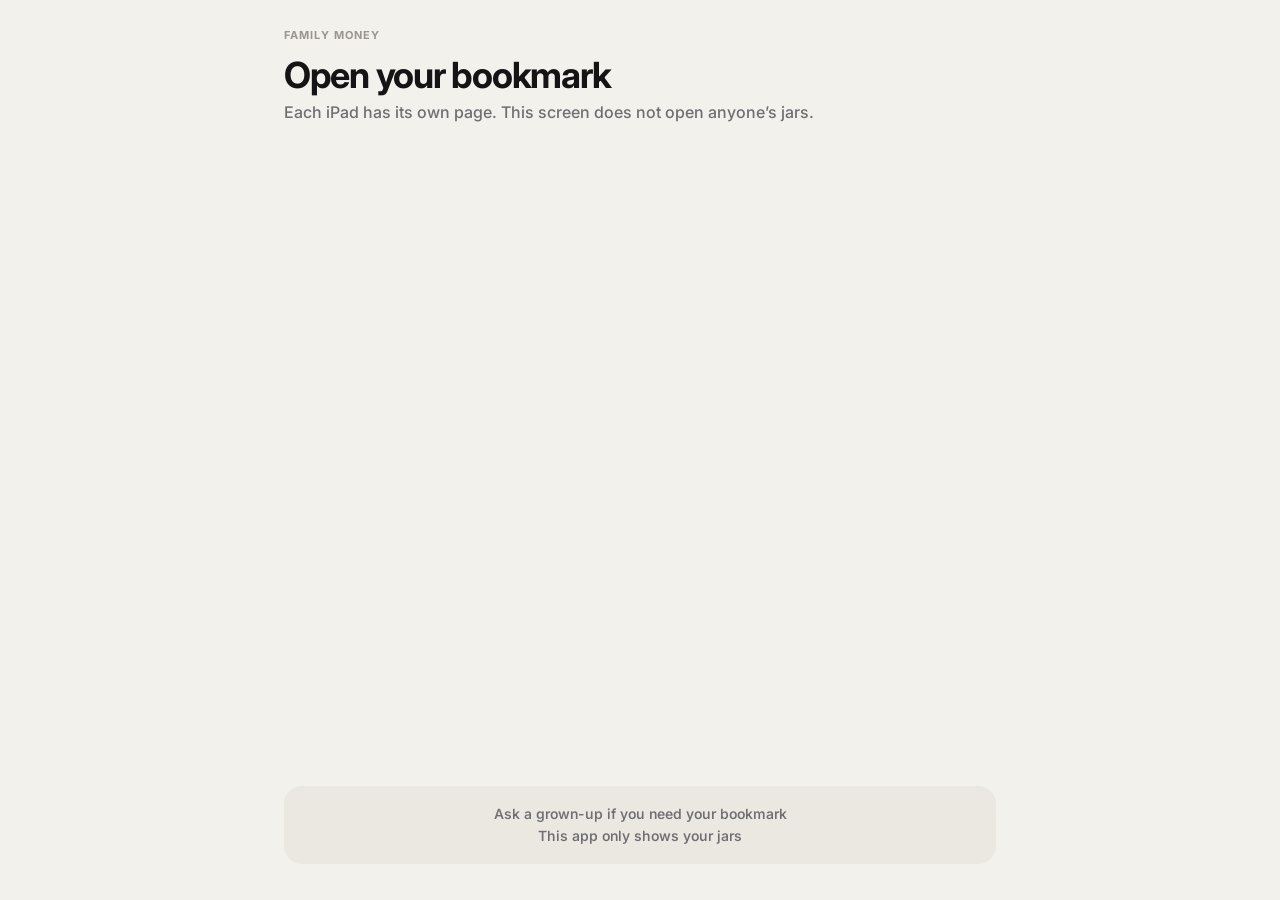
<file: index.html>
<!DOCTYPE html>
<html lang="en">
<head>
  <meta charset="utf-8" />
  <meta name="viewport" content="width=device-width, initial-scale=1, viewport-fit=cover" />
  <meta name="apple-mobile-web-app-capable" content="yes" />
  <meta name="apple-mobile-web-app-status-bar-style" content="default" />
  <meta name="apple-mobile-web-app-title" content="Family Money" />
  <meta name="theme-color" content="#F3F1EC" />
  <title>Family Money</title>
  <link rel="stylesheet" href="styles.css" />
</head>
<body>
  <div class="phone">
    <div class="brand">Family money</div>
    <h1>Open your bookmark</h1>
    <p class="sub">Each iPad has its own page. This screen does not open anyone’s jars.</p>
    <div class="footer-note">
      <p>Ask a grown-up if you need your bookmark</p>
      <p>This app only shows your jars</p>
    </div>
  </div>
</body>
</html>
</file>
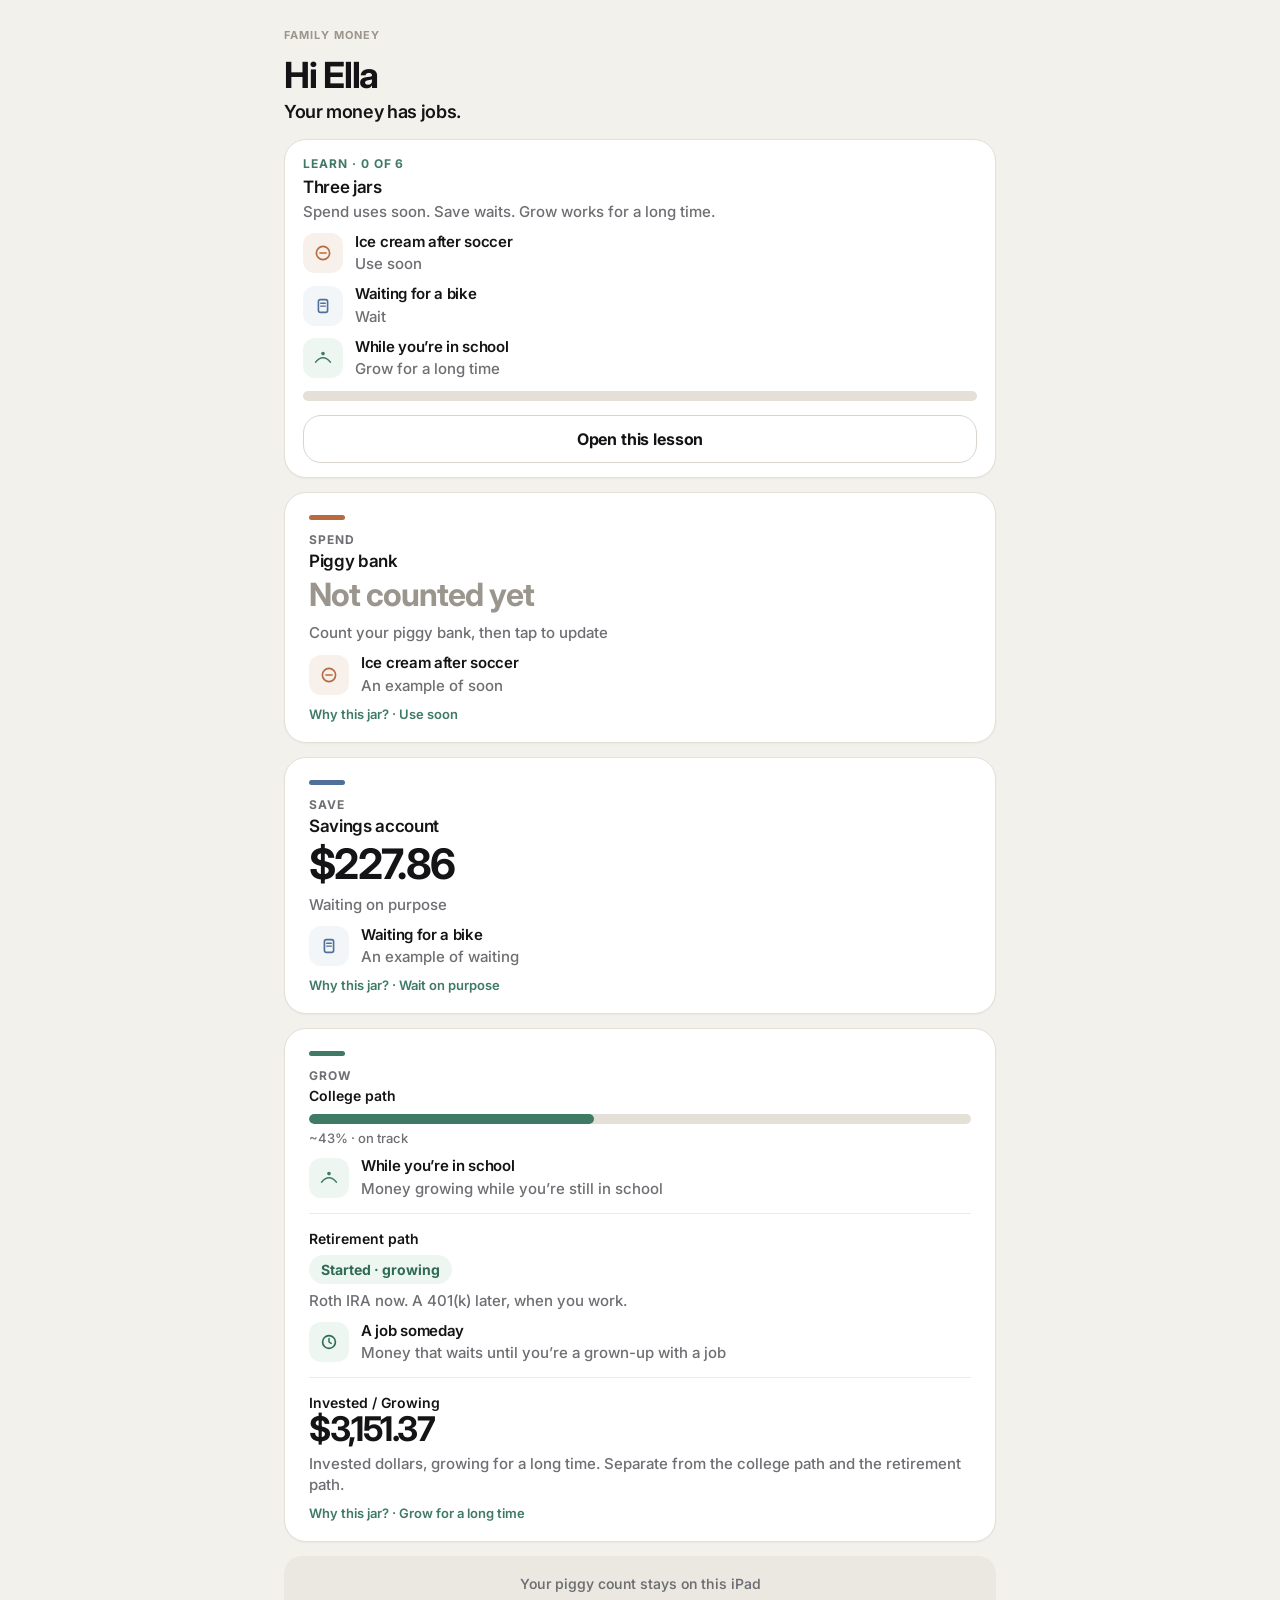
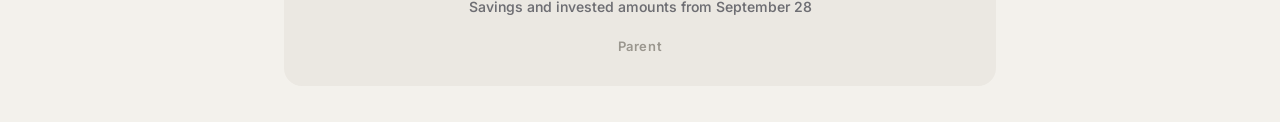
<file: ella/index.html>
<!DOCTYPE html>
<html lang="en">
<head>
  <meta charset="utf-8" />
  <meta name="viewport" content="width=device-width, initial-scale=1, viewport-fit=cover" />
  <meta name="apple-mobile-web-app-capable" content="yes" />
  <meta name="apple-mobile-web-app-status-bar-style" content="default" />
  <meta name="apple-mobile-web-app-title" content="Ella" />
  <meta name="theme-color" content="#F3F1EC" />
  <title>Ella · Family Money</title>
  <link rel="stylesheet" href="../styles.css" />
</head>
<body>
  <div id="app"></div>
  <script id="kid-data" type="application/json">
{
  "id": "ella",
  "name": "Ella",
  "spend": {
    "blurb": "Cash at home, for soon",
    "emptyHint": "Count your piggy bank, then tap to update",
    "prompt": "How much is in your piggy?",
    "why": "Use soon",
    "tip": "Spend’s job is money you use soon — the cash in your piggy. Picture ice cream after soccer. Count it, then slide: brown is ready now, blue can wait for something like a bike. Waiting is a choice, not a punishment.",
    "whyBody": [
      "This jar’s job is use soon. The number is the cash you counted at home.",
      "It should match what you can hold. It is separate from your savings account."
    ]
  },
  "save": {
    "balance": 227.86,
    "blurbHome": "Waiting on purpose",
    "blurbDetail": "Your savings account — money that waits",
    "why": "Wait on purpose",
    "tip": "Save’s job is to wait for something you want later, like a bike. Waiting isn’t a punishment. This number is your savings account — you can trust it. It does not buy things today.",
    "whyBody": [
      "This number is your savings account. It matches money that is waiting, not cash in your piggy.",
      "It does not buy things today. A grown-up helps if the number should change."
    ]
  },
  "grow": {
    "why": "Grow for a long time",
    "tip": "Grow’s job is a long time, not today. College path: money growing while you’re still in school. Grown-ups help, and it is not only your job. Retirement path: money that waits until you’re a grown-up with a job. Your Roth IRA is growing now, and a 401(k) comes later, when you work. You see the paths, not those dollar totals.",
    "whyBody": [
      "College path is for school later. Retirement path is for when you are much older. Grown-ups help with both.",
      "We don’t compare this jar with friends or anyone else. Knowing the jobs is the idea."
    ],
    "brokerage": {
      "balance": 3151.37,
      "blurb": "Invested dollars, growing for a long time. Separate from the college path and the retirement path."
    },
    "college": {
      "pct": 43,
      "rings": ["on", "mid", "", ""],
      "sub": "Growing for college",
      "path": "on track"
    },
    "retirement": {
      "label": "Retirement path",
      "state": "Started · growing",
      "sub": "Growing for when you’re older",
      "home": "Roth IRA now. A 401(k) later, when you work.",
      "blurb": "Your Roth IRA is growing now. A 401(k) is for later, when you have a job. Grown-ups help. This line shows the path, never a dollar total."
    }
  }
}
  </script>
  <script src="../app.js"></script>
</body>
</html>
</file>
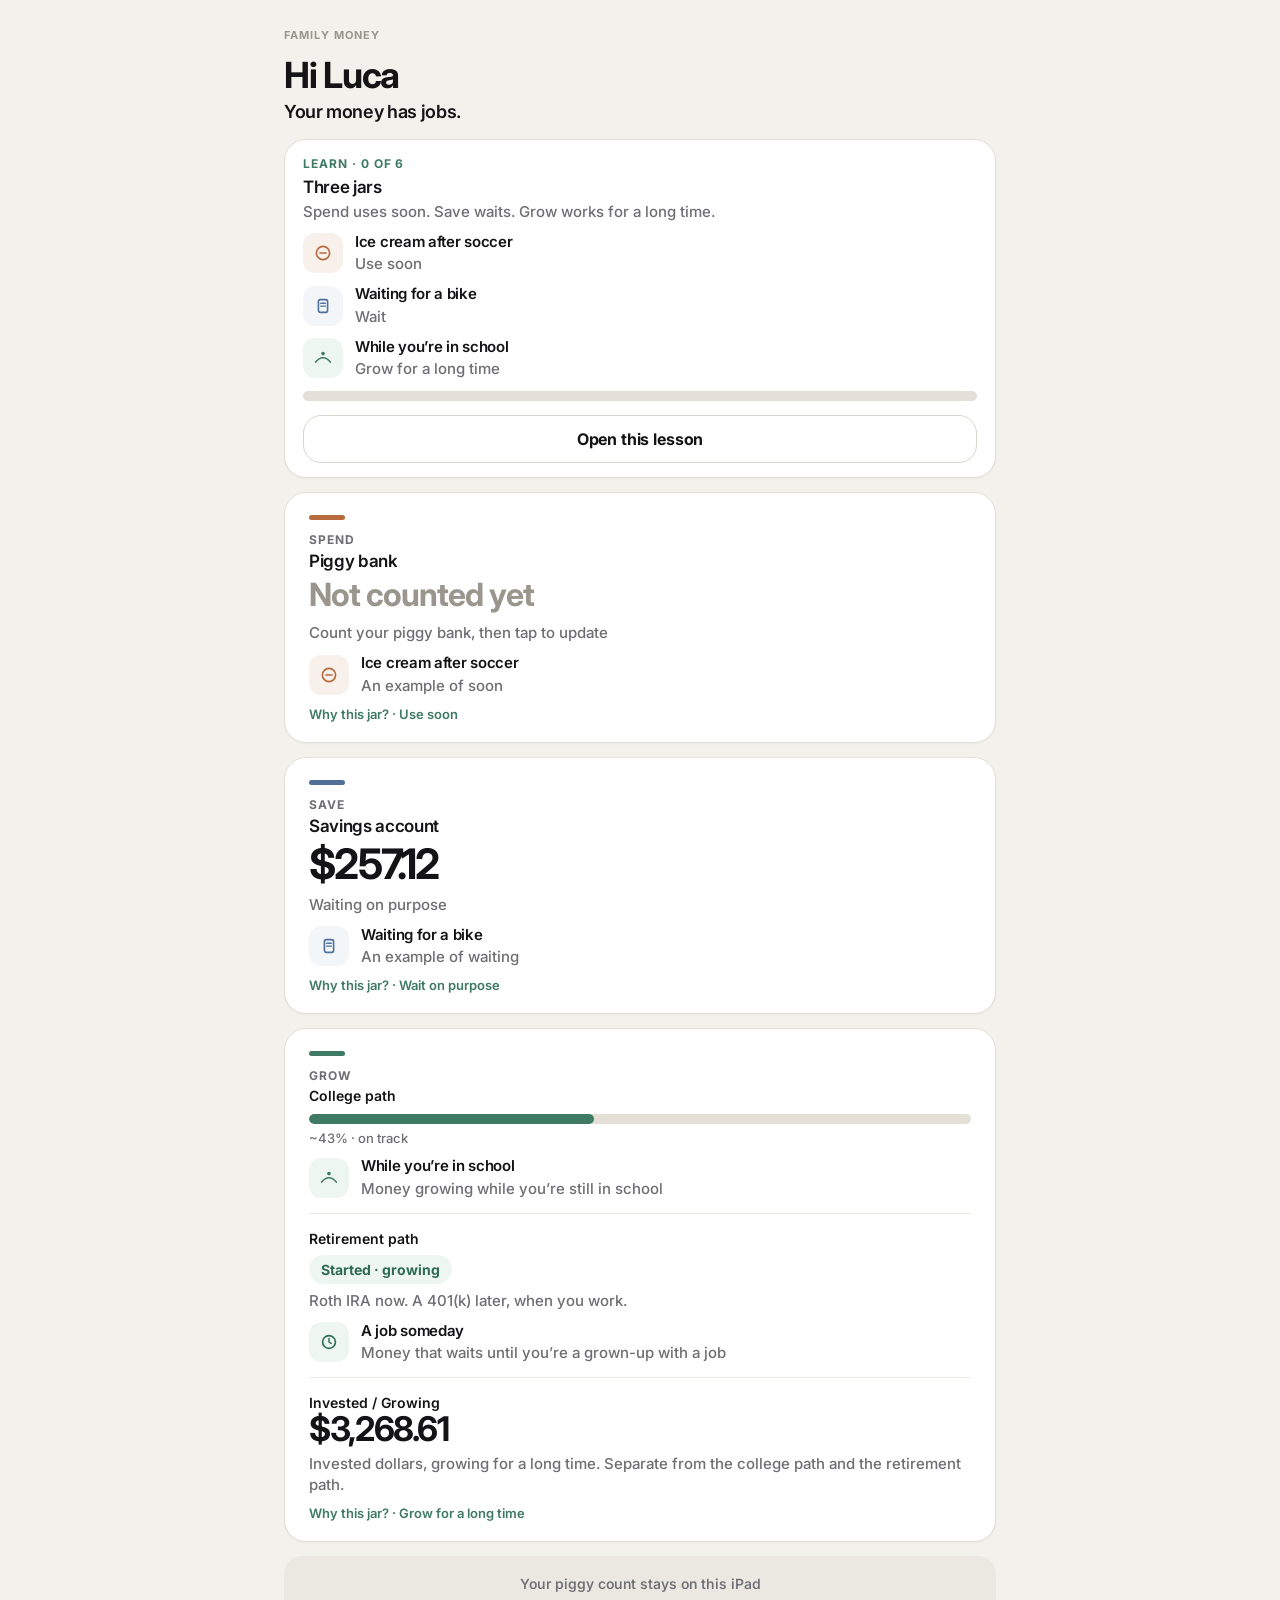
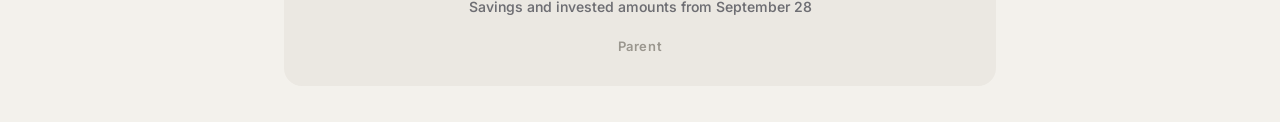
<file: luca/index.html>
<!DOCTYPE html>
<html lang="en">
<head>
  <meta charset="utf-8" />
  <meta name="viewport" content="width=device-width, initial-scale=1, viewport-fit=cover" />
  <meta name="apple-mobile-web-app-capable" content="yes" />
  <meta name="apple-mobile-web-app-status-bar-style" content="default" />
  <meta name="apple-mobile-web-app-title" content="Luca" />
  <meta name="theme-color" content="#F3F1EC" />
  <title>Luca · Family Money</title>
  <link rel="stylesheet" href="../styles.css" />
</head>
<body>
  <div id="app"></div>
  <script id="kid-data" type="application/json">
{
  "id": "luca",
  "name": "Luca",
  "spend": {
    "blurb": "Cash at home, for soon",
    "emptyHint": "Count your piggy bank, then tap to update",
    "prompt": "How much is in your piggy?",
    "why": "Use soon",
    "tip": "Spend’s job is money you use soon — the cash in your piggy. Picture ice cream after soccer. Count it, then slide: brown is ready now, blue can wait for something like a bike. Waiting is a choice, not a punishment.",
    "whyBody": [
      "This jar’s job is use soon. The number is the cash you counted at home.",
      "It should match what you can hold. It is separate from your savings account."
    ]
  },
  "save": {
    "balance": 257.12,
    "blurbHome": "Waiting on purpose",
    "blurbDetail": "Your savings account — money that waits",
    "why": "Wait on purpose",
    "tip": "Save’s job is to wait for something you want later, like a bike. Waiting isn’t a punishment. This number is your savings account — you can trust it. It does not buy things today.",
    "whyBody": [
      "This number is your savings account. It matches money that is waiting, not cash in your piggy.",
      "It does not buy things today. A grown-up helps if the number should change."
    ]
  },
  "grow": {
    "why": "Grow for a long time",
    "tip": "Grow’s job is a long time, not today. College path: money growing while you’re still in school. Grown-ups help, and it is not only your job. Retirement path: money that waits until you’re a grown-up with a job. Your Roth IRA is growing now, and a 401(k) comes later, when you work. You see the paths, not those dollar totals.",
    "whyBody": [
      "College path is for school later. Retirement path is for when you are much older. Grown-ups help with both.",
      "We don’t compare this jar with friends or anyone else. Knowing the jobs is the idea."
    ],
    "brokerage": {
      "balance": 3268.61,
      "blurb": "Invested dollars, growing for a long time. Separate from the college path and the retirement path."
    },
    "college": {
      "pct": 43,
      "rings": ["on", "mid", "", ""],
      "sub": "Growing for college",
      "path": "on track"
    },
    "retirement": {
      "label": "Retirement path",
      "state": "Started · growing",
      "sub": "Growing for when you’re older",
      "home": "Roth IRA now. A 401(k) later, when you work.",
      "blurb": "Your Roth IRA is growing now. A 401(k) is for later, when you have a job. Grown-ups help. This line shows the path, never a dollar total."
    }
  }
}
  </script>
  <script src="../app.js"></script>
</body>
</html>
</file>
<file: styles.css>
@import url("https://fonts.googleapis.com/css2?family=Inter:opsz,wght@14..32,400;14..32,500;14..32,600;14..32,700&display=swap");

* { box-sizing: border-box; margin: 0; padding: 0; }
html, body {
  min-height: 100%;
  font-family: Inter, -apple-system, BlinkMacSystemFont, "Segoe UI", sans-serif;
  background: #F3F1EC;
  color: #141416;
  -webkit-font-smoothing: antialiased;
  -webkit-tap-highlight-color: transparent;
}
body { padding: env(safe-area-inset-top) env(safe-area-inset-right) env(safe-area-inset-bottom) env(safe-area-inset-left); }
.phone {
  width: 100%;
  max-width: 768px;
  min-height: 100dvh;
  margin: 0 auto;
  padding: 28px 28px 36px;
  display: flex;
  flex-direction: column;
  position: relative;
}
.chips { display: flex; gap: 10px; margin-bottom: 18px; flex-wrap: wrap; }
.chip {
  min-height: 44px; padding: 0 18px; border-radius: 999px;
  border: 1px solid #D9D5CE; background: #fff;
  font-size: 14px; font-weight: 600; color: #141416;
  display: inline-flex; align-items: center; justify-content: center;
  cursor: pointer; font-family: inherit;
}
.chip.on { background: #141416; border-color: #141416; color: #F3F1EC; }
.chip.static { cursor: default; }
.chip.soft {
  background: #EEF6F1; border-color: #C9E0D4; color: #2F6B54;
  font-weight: 550; font-size: 13px;
}
.chip.soft.on { background: #2F6B54; border-color: #2F6B54; color: #F7FAF8; }
h1 {
  font-size: clamp(28px, 4.5vw, 36px); font-weight: 700; letter-spacing: -0.035em;
  line-height: 1.1; margin-bottom: 6px;
}
.sub {
  font-size: 16px; font-weight: 500; color: #6E6E73;
  margin-bottom: 20px; line-height: 1.35;
}
.card {
  background: #fff;
  border: 1px solid #E4E0D8;
  border-radius: 22px;
  padding: 22px 24px 20px;
  box-shadow: 0 1px 2px rgba(20,20,22,0.04);
  margin-bottom: 14px;
}
.card.tap { cursor: pointer; transition: transform 0.12s ease, box-shadow 0.12s ease; }
.card.tap:active { transform: scale(0.985); }
.card.soft { background: #EBE8E2; border-color: transparent; box-shadow: none; }
.card.tip {
  background: #F7FAF8;
  border-color: #D5E6DC;
  padding: 14px 18px;
  margin-bottom: 14px;
}
.tick { width: 36px; height: 5px; border-radius: 3px; margin-bottom: 12px; }
.tick.spend { background: #B86B3F; }
.tick.save { background: #4F7199; }
.tick.grow { background: #3F7A64; }
.jar-name {
  font-size: 12px; font-weight: 700; letter-spacing: 0.08em;
  text-transform: uppercase; color: #6E6E73; margin-bottom: 4px;
}
.amount {
  font-size: clamp(36px, 6vw, 42px); font-weight: 700; letter-spacing: -0.04em;
  line-height: 1.05; margin-bottom: 8px;
}
.amount.lg { font-size: clamp(48px, 8vw, 56px); }
.amount.mid { font-size: clamp(28px, 5vw, 34px); margin-bottom: 6px; }
.amount-empty {
  font-size: clamp(26px, 4.5vw, 32px); font-weight: 700; letter-spacing: -0.03em;
  line-height: 1.15; color: #9A968E; margin-bottom: 8px;
}
.role {
  font-size: 17px; font-weight: 600; letter-spacing: -0.02em;
  color: #141416; margin-bottom: 6px;
}
.counted-hint {
  font-size: 14px; font-weight: 500; color: #6E6E73; line-height: 1.35;
}
.counted-block { margin: -4px 0 14px; }
.jar-split {
  margin-top: 14px; padding-top: 14px; border-top: 1px solid #EEEAE3;
}
.piggy-card { padding-bottom: 16px; }
.piggy-label {
  display: block; font-size: 20px; font-weight: 700; letter-spacing: -0.02em;
  margin-bottom: 4px;
}
.money-field {
  display: flex; align-items: center; gap: 8px;
  background: #F7F5F1; border: 1.5px solid #E4E0D8; border-radius: 18px;
  padding: 6px 16px; margin: 12px 0 14px; min-height: 76px;
}
.money-field:focus-within {
  border-color: #B86B3F; background: #fff;
  box-shadow: 0 0 0 4px rgba(184, 107, 63, 0.16);
}
.money-field span {
  font-size: 32px; font-weight: 700; color: #B86B3F; letter-spacing: -0.03em;
}
.money-field input {
  flex: 1; width: 100%; border: none; background: transparent;
  font: inherit; font-size: 36px; font-weight: 700; letter-spacing: -0.03em;
  color: #141416; min-height: 60px; padding: 0;
}
.money-field input:focus { outline: none; }
.money-field input::placeholder { color: #C4C0B8; font-weight: 600; }
.piggy-save {
  width: 100%; min-height: 60px; border: none; border-radius: 18px;
  background: #B86B3F; color: #fff; font: inherit; font-size: 18px; font-weight: 700;
  cursor: pointer; letter-spacing: -0.01em;
}
.piggy-save:focus-visible { outline: 3px solid #141416; outline-offset: 3px; }
.piggy-save:active { transform: scale(0.985); }
.piggy-error {
  font-size: 15px; font-weight: 600; color: #9A4030; line-height: 1.35;
  margin: -4px 0 12px;
}
.piggy-help { text-align: center; margin-top: 10px; }
.split-readout {
  display: grid; grid-template-columns: 1fr 1fr; gap: 12px; margin: 14px 0 6px;
}
.split-side {
  background: #F7F5F1; border-radius: 16px; padding: 12px 14px 10px;
}
.split-amt {
  font-size: clamp(28px, 5vw, 36px); font-weight: 700; letter-spacing: -0.04em;
  line-height: 1.05; margin-bottom: 2px;
}
.split-amt.spend { color: #B86B3F; }
.split-amt.save { color: #4F7199; }
.split-slider {
  --thumb: 48px;
  --split: 1;
  position: relative; height: 56px; display: flex; align-items: center; margin: 4px 0 0;
}
.split-gauge {
  position: absolute; left: 0; right: 0; top: 50%; transform: translateY(-50%);
  height: 22px; border-radius: 999px; overflow: hidden; display: flex; pointer-events: none;
}
.split-gauge-spend {
  flex: none; height: 100%; background: #B86B3F;
  width: calc(var(--thumb) / 2 + (100% - var(--thumb)) * var(--split));
}
.split-gauge-save { flex: 1 1 auto; height: 100%; background: #4F7199; }
.split-knob {
  position: absolute; z-index: 2; pointer-events: none;
  width: var(--thumb); height: var(--thumb);
  left: calc((100% - var(--thumb)) * var(--split));
  top: 50%; transform: translateY(-50%);
  border-radius: 50%; background: #fff; border: 3px solid #141416;
  box-shadow: 0 2px 8px rgba(20, 20, 22, 0.18);
}
.split-range {
  -webkit-appearance: none; appearance: none;
  position: relative; z-index: 1;
  width: 100%; height: 56px; margin: 0; background: transparent;
  touch-action: none; cursor: pointer;
}
.split-range:focus { outline: none; }
.split-range:focus-visible { outline: 3px solid #141416; outline-offset: 4px; border-radius: 999px; }
.split-range::-webkit-slider-runnable-track {
  height: 22px; background: transparent; border: none;
}
.split-range::-webkit-slider-thumb {
  -webkit-appearance: none; appearance: none;
  width: 48px; height: 48px; margin-top: -13px; border-radius: 50%;
  background: transparent; border: none; box-shadow: none; cursor: grab;
}
.split-range::-moz-range-track {
  height: 22px; background: transparent; border: none;
}
.split-range::-moz-range-thumb {
  width: 48px; height: 48px; border-radius: 50%;
  background: transparent; border: none; box-shadow: none; cursor: grab;
}
.owed-ask { margin-top: 12px; }
.owed-field span { color: #6E6E73; }
.money-field.owed-field:focus-within {
  border-color: #8A8175; box-shadow: 0 0 0 4px rgba(138, 129, 117, 0.18);
}
.owed-save, .owed-clear {
  width: 100%; min-height: 56px; border-radius: 18px;
  font: inherit; font-size: 18px; font-weight: 700; cursor: pointer; letter-spacing: -0.01em;
}
.owed-save {
  border: none; background: #141416; color: #F3F1EC;
}
.owed-clear {
  margin-top: 10px; border: 1.5px solid #D9D5CE; background: #fff; color: #141416;
}
.owed-save:focus-visible, .owed-clear:focus-visible { outline: 3px solid #141416; outline-offset: 3px; }
.owed-save:active, .owed-clear:active { transform: scale(0.985); }
.owed-ready { margin: 2px 0 8px; }
.owed-home {
  margin: 2px 0 8px; font-size: 16px; font-weight: 700; letter-spacing: -0.02em; color: #141416;
}
.split-ends {
  display: flex; justify-content: space-between; gap: 12px;
  font-size: 14px; font-weight: 600; color: #6E6E73; margin-top: 2px;
}
.split-ends span:first-child { color: #B86B3F; }
.split-ends span:last-child { color: #4F7199; }
.split-pair {
  font-size: 16px; font-weight: 700; letter-spacing: -0.02em;
  color: #141416; margin: 2px 0 8px;
}
.split-pair-live { text-align: center; font-size: 18px; margin: 12px 0 6px; }
.split-mood { text-align: center; margin-bottom: 4px; }
.intent-block { margin-top: 12px; }
.intent-line {
  display: flex; justify-content: space-between; align-items: baseline; gap: 12px;
  background: #F4F7FA; border-radius: 14px; padding: 12px 14px;
}
.intent-label { font-size: 14px; font-weight: 700; color: #4F7199; }
.intent-amt { font-size: 22px; font-weight: 700; letter-spacing: -0.03em; color: #141416; }
.intent-block .counted-hint { margin-top: 8px; }
.blurb { font-size: 15px; font-weight: 500; color: #6E6E73; line-height: 1.4; }
.tip-line {
  font-size: 14px; font-weight: 550; color: #2F6B54; line-height: 1.4;
}
.tip-line span { color: #6E6E73; font-weight: 500; }
.footer-note {
  margin-top: auto; background: #EBE8E2; border-radius: 18px;
  padding: 18px 20px; text-align: center;
}
.footer-note p {
  font-size: 14px; font-weight: 550; color: #6E6E73; line-height: 1.4;
}
.footer-note p + p { margin-top: 3px; }
.back {
  font-size: 15px; font-weight: 600; color: #6E6E73; margin-bottom: 20px;
  background: none; border: none; cursor: pointer; font-family: inherit;
  padding: 8px 0; min-height: 44px; text-align: left;
}
.row {
  display: flex; justify-content: space-between; align-items: center;
  padding: 16px 0; border-top: 1px solid #EEEAE3;
  font-size: 16px; font-weight: 600;
}
.row:first-of-type { border-top: none; padding-top: 4px; }
.row .mute { color: #6E6E73; font-weight: 500; font-size: 14px; }
.section-label {
  font-size: 12px; font-weight: 700; letter-spacing: 0.08em;
  text-transform: uppercase; color: #6E6E73; margin: 20px 0 10px;
}
.top-row {
  display: flex; justify-content: space-between; align-items: center; margin-bottom: 6px;
}
.progress-track {
  height: 10px; border-radius: 999px; background: #E4E0D8; overflow: hidden; margin: 10px 0 6px;
}
.progress-fill {
  height: 100%; border-radius: 999px; background: #3F7A64;
}
.progress-fill.later { background: #5A9A82; }
.progress-fill.college { background: #3F7A64; }
.milestone-row {
  display: flex; gap: 10px; margin: 12px 0 4px;
}
.ring {
  width: 28px; height: 28px; border-radius: 50%;
  border: 3px solid #C9E0D4; background: #fff;
  display: flex; align-items: center; justify-content: center;
  font-size: 11px; font-weight: 700; color: #3F7A64;
}
.ring.on { background: #3F7A64; border-color: #3F7A64; color: #fff; }
.ring.mid { border-color: #3F7A64; background: #EEF6F1; }
.progress-label {
  font-size: 14px; font-weight: 600; color: #141416; margin-top: 2px;
}
.progress-sub { font-size: 13px; font-weight: 500; color: #6E6E73; }
.grow-state {
  display: inline-flex; align-items: center; margin: 8px 0 6px;
  padding: 6px 12px; border-radius: 999px;
  background: #EEF6F1; color: #2F6B54;
  font-size: 14px; font-weight: 700;
}
.goal-bar {
  height: 8px; border-radius: 999px; background: #E4E0D8; overflow: hidden; margin-top: 10px;
}
.goal-fill { height: 100%; background: #4F7199; border-radius: 999px; }
.why {
  display: inline-flex; align-items: center; gap: 6px;
  margin-top: 10px; font-size: 13px; font-weight: 600; color: #3F7A64;
}
.brand {
  font-size: 11px; font-weight: 700; letter-spacing: 0.1em;
  text-transform: uppercase; color: #9A968E; margin-bottom: 14px;
}
button.card {
  text-align: left; width: 100%; font-family: inherit; color: inherit;
}
.jobs-line {
  font-size: 18px; font-weight: 600; letter-spacing: -0.02em;
  color: #141416; margin: -2px 0 16px; line-height: 1.3;
}
.learn-kicker {
  font-size: 12px; font-weight: 700; letter-spacing: 0.08em;
  text-transform: uppercase; color: #3F7A64; margin-bottom: 6px;
}
.learn-card { padding: 16px 18px 14px; }
.learn-card .role { margin-bottom: 4px; }
.learn-card .progress-track { margin: 12px 0 4px; }
.learn-card .learn-done { min-height: 48px; font-size: 16px; margin-top: 12px; }
.activity-kicker {
  font-size: 12px; font-weight: 700; letter-spacing: 0.08em;
  text-transform: uppercase; color: #6E6E73; margin-bottom: 8px;
}
.learn-done {
  width: 100%; min-height: 56px; margin-top: 8px;
  border: none; border-radius: 18px; background: #141416; color: #F3F1EC;
  font: inherit; font-size: 18px; font-weight: 700; cursor: pointer;
  letter-spacing: -0.01em;
}
.learn-done:focus-visible { outline: 3px solid #141416; outline-offset: 3px; }
.learn-done:active { transform: scale(0.985); }
.learn-done.secondary {
  background: #fff; color: #141416; border: 1.5px solid #D9D5CE; margin-top: 10px;
}
.line-input {
  display: block; width: 100%; min-height: 56px; margin: 10px 0 12px;
  border: 1.5px solid #E4E0D8; border-radius: 16px; background: #F7F5F1;
  padding: 12px 16px; font: inherit; font-size: 18px; font-weight: 600;
  color: #141416;
}
.line-input:focus {
  outline: none; border-color: #4F7199; background: #fff;
  box-shadow: 0 0 0 4px rgba(79, 113, 153, 0.16);
}
.sort-row {
  display: flex; justify-content: space-between; gap: 12px; align-items: baseline;
  padding: 10px 0; border-top: 1px solid #EEEAE3;
  font-size: 15px; font-weight: 600; line-height: 1.35;
}
.sort-row:first-of-type { border-top: none; padding-top: 0; }
.sort-jar {
  flex: none; font-size: 12px; font-weight: 700; letter-spacing: 0.06em;
  text-transform: uppercase;
}
.sort-jar.spend { color: #B86B3F; }
.sort-jar.save { color: #4F7199; }
.sort-jar.grow { color: #3F7A64; }
.sort-copy { text-align: right; }
.sort-yes {
  display: block; margin-top: 2px;
  font-size: 13px; font-weight: 600; color: #2F6B54;
}
.line-input::placeholder { color: #C4C0B8; font-weight: 600; }
.sort-note {
  font-size: 15px; font-weight: 600; color: #6E6E73; line-height: 1.4; margin-top: 8px;
}
.sort-note.ok { color: #2F6B54; }
.text-btn {
  display: inline-flex; align-items: center;
  background: none; border: none; color: #6E6E73;
  font: inherit; font-size: 15px; font-weight: 600;
  min-height: 44px; cursor: pointer; padding: 8px 0; margin-top: 4px;
}
.text-btn:focus-visible { outline: 3px solid #141416; outline-offset: 3px; }
.notice-list { display: flex; flex-direction: column; gap: 8px; }
.chip.block {
  width: 100%; border-radius: 16px; justify-content: flex-start;
  white-space: normal; text-align: left; height: auto;
  min-height: 48px; padding: 12px 16px;
}
.mark {
  width: 40px; height: 40px; border-radius: 12px; flex: none;
  display: inline-flex; align-items: center; justify-content: center;
}
.mark.spend { color: #B86B3F; background: #F8F1EB; }
.mark.save { color: #4F7199; background: #F3F6F9; }
.mark.college { color: #3F7A64; background: #EEF6F1; }
.mark.retire { color: #2F6B54; background: #EEF6F1; }
.mark.notice { color: #6E6E73; background: #F3F1EC; }
.mark.yours { color: #141416; background: #F3F1EC; }
.scene { display: flex; align-items: center; gap: 12px; margin-top: 10px; }
.scene-title { font-size: 15px; font-weight: 600; letter-spacing: -0.02em; line-height: 1.3; }
.scene .blurb, .scene-btn .blurb { display: block; margin-top: 2px; }
.scene-btn {
  width: 100%; display: flex; align-items: center; gap: 12px;
  text-align: left; margin-top: 8px; padding: 12px 14px;
  border-radius: 16px; border: 1.5px solid #E4E0D8; background: #fff;
  font: inherit; color: inherit; cursor: pointer; min-height: 64px;
}
.scene-btn.on { border-color: #3F7A64; background: #F7FAF8; }
.scene-btn:focus-visible { outline: 3px solid #141416; outline-offset: 3px; }
.pretend {
  display: inline-flex; margin: 4px 0; padding: 3px 8px; border-radius: 999px;
  background: #F3F1EC; color: #6E6E73; font-size: 12px; font-weight: 700;
  letter-spacing: 0.04em;
}
.example-tag {
  display: block; margin-top: 4px; font-size: 13px; font-weight: 600; color: #6E6E73;
}
.parent-entry {
  display: inline-flex; align-items: center; justify-content: center;
  margin-top: 8px; min-height: 44px; padding: 0 12px;
  background: none; border: none; color: #9A968E;
  font: inherit; font-size: 13px; font-weight: 600; letter-spacing: 0.04em;
  cursor: pointer;
}
.parent-entry:focus-visible { outline: 3px solid #141416; outline-offset: 3px; }
.parent-code {
  text-align: center; font-size: 32px; letter-spacing: 0.28em; font-weight: 700;
}
.parent-lesson {
  display: flex; justify-content: space-between; align-items: flex-start; gap: 12px;
  padding: 12px 0; border-top: 1px solid #EEEAE3;
}
.parent-lesson:first-child { border-top: none; padding-top: 0; }
.parent-lesson .role { font-size: 16px; margin-bottom: 2px; }
.parent-lesson .progress-sub { flex: none; padding-top: 2px; }
</file>
